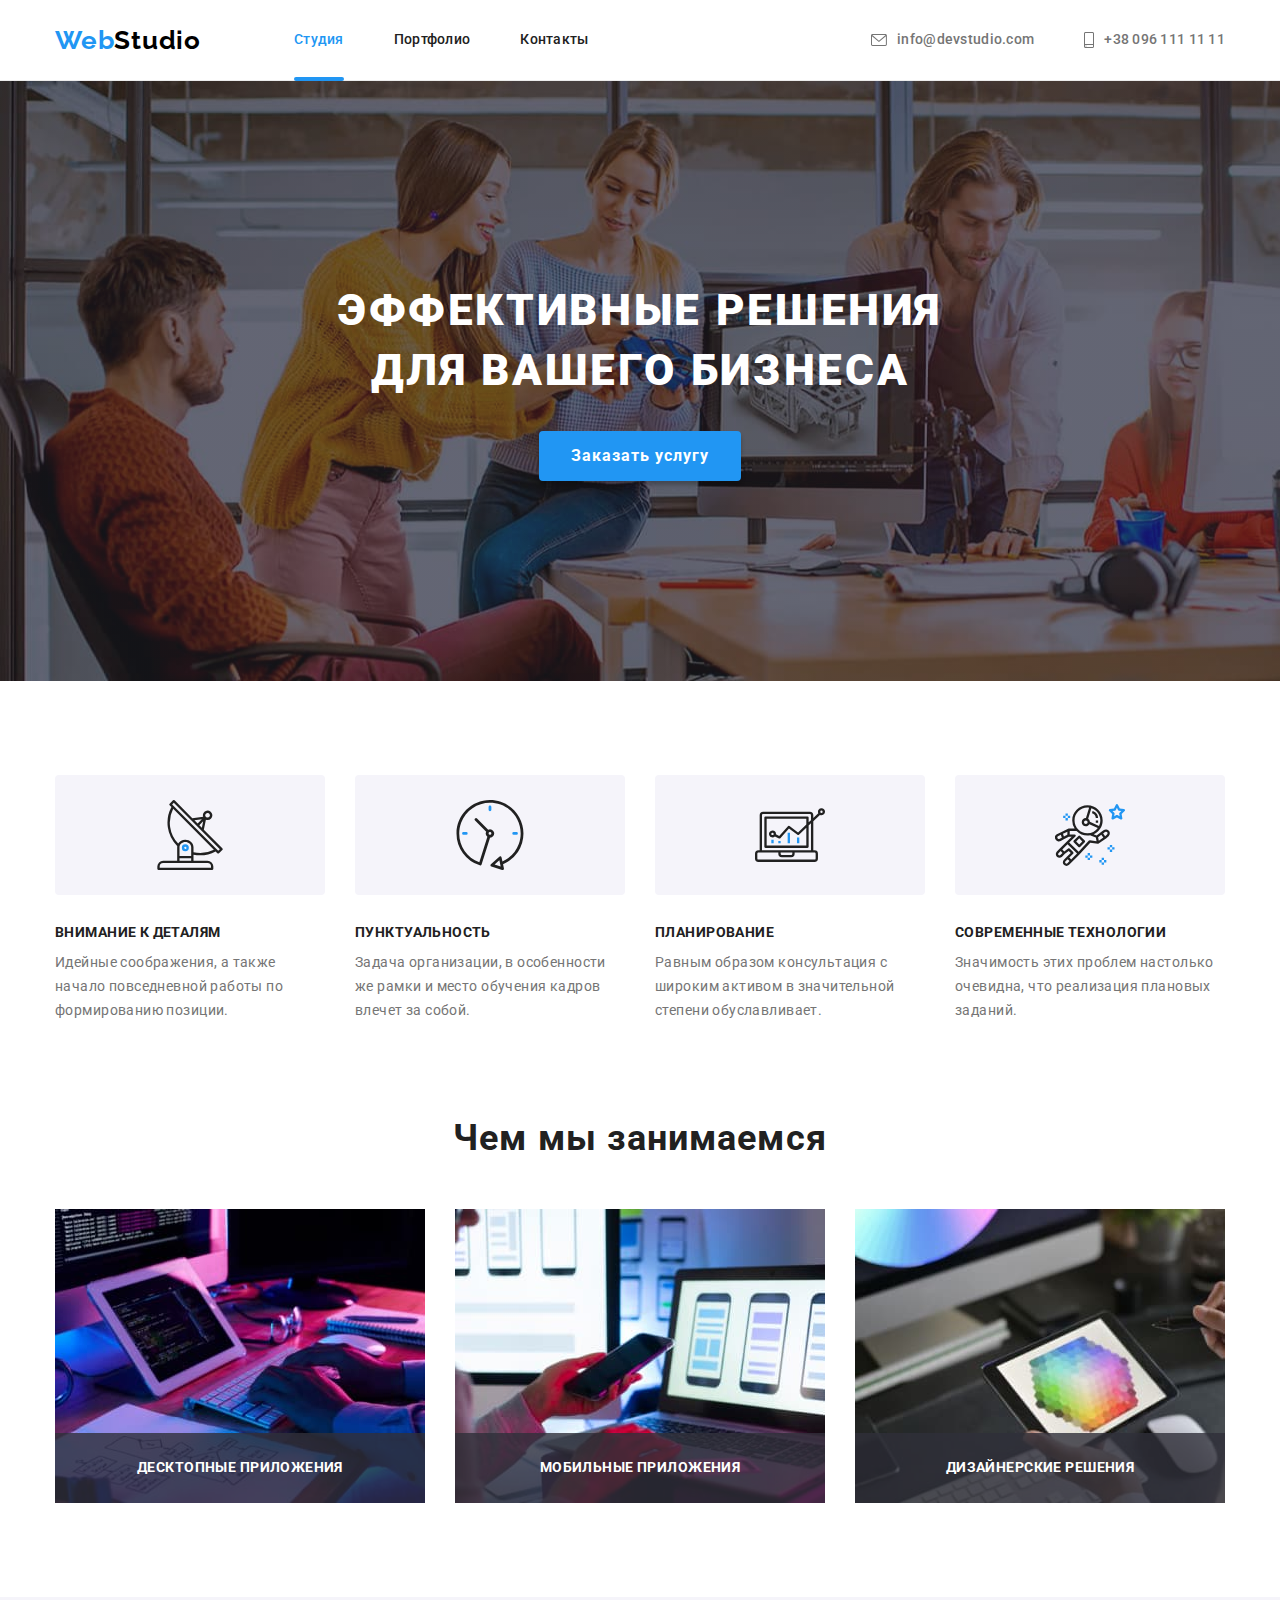
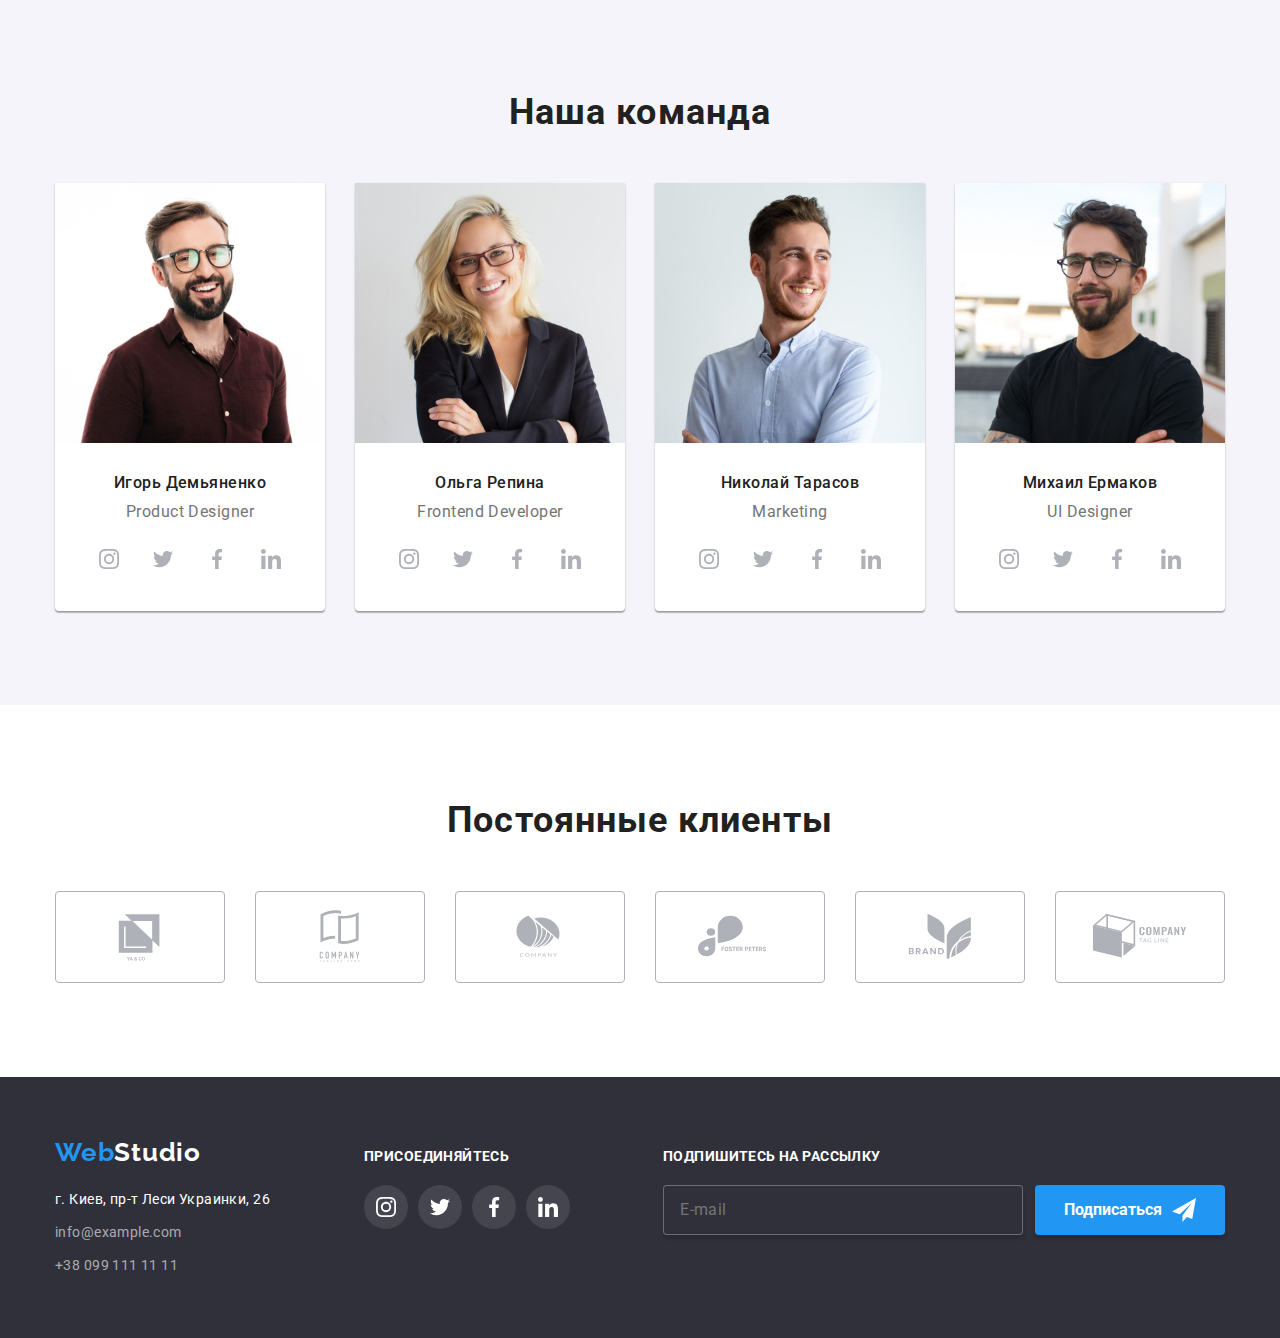
<file: index.html>
<!DOCTYPE html>
<html lang="ru">
  <head>
    <meta charset="UTF-8" />
    <meta http-equiv="X-UA-Compatible" content="IE=edge" />
    <meta name="viewport" content="width=device-width, initial-scale=1.0" />
    <title>Студія</title>
    <link rel="preconnect" href="https://fonts.googleapis.com" />
    <link rel="preconnect" href="https://fonts.gstatic.com" crossorigin />
    <link
      href="https://fonts.googleapis.com/css2?family=Raleway:wght@700&family=Roboto:wght@400;500;700;900&display=swap"
      rel="stylesheet"
    />
    <link
      rel="stylesheet"
      href="https://cdn.jsdelivr.net/npm/modern-normalize@1.1.0/modern-normalize.min.css"
    />
    <link rel="stylesheet" href="./css/reset.css" />
    <link rel="stylesheet" href="./css/styles.css" />
  </head>
  <body>
    <!--HEADER-->
    <header class="page-header">
      <div class="container page-header-container">
        <nav class="page-nav">
          <a class="logo" href="./index.html" lang="en"
            >Web<span class="logo-black">Studio</span></a
          >
          <ul class="menu">
            <li class="menu-item">
              <a class="menu-link current" href="./index.html">Студия</a>
            </li>
            <li class="menu-item">
              <a class="menu-link" href="./portfolio.html">Портфолио</a>
            </li>
            <li class="menu-item"><a class="menu-link" href="">Контакты</a></li>
          </ul>
        </nav>
        <ul class="page-nav">
          <li class="header-contact-item">
            <a class="contact-mail" href="mailto:info@devstudio.com"
              >info@devstudio.com
              <svg class="mail-icon" width="16" height="12">
                <use href="./images/sprite_opt.svg#icon-envelope"></use>
              </svg>
            </a>
          </li>
          <li class="header-contact-item">
            <a class="contact-phone-number" href="tel:+38961111111"
              >+38 096 111 11 11
              <svg class="phone-icon" width="10" height="16">
                <use href="./images/sprite_opt.svg#icon-smartphone"></use>
              </svg>
            </a>
          </li>
        </ul>
      </div>
    </header>
    <main>
      <!--HERO-->
      <section class="page-hero">
        <div class="container">
          <h1 class="main-title">Эффективные решения для вашего бизнеса</h1>
          <button class="modal-btn" type="button" data-modal-open>
            Заказать услугу
          </button>
        </div>
      </section>
      <!--ADVANTAGES-->
      <section class="advantages-section section">
        <div class="container">
          <h2 class="visually-hidden">Наши преимущества</h2>
          <ul class="page-advantages-container">
            <li class="advantages-card">
              <a class="advantages-list-link" href="">
                <svg class="advantages-list-icon" width="70" height="70">
                  <use href="./images/sprite_opt.svg#icon-antenna"></use>
                </svg>
              </a>
              <h3 class="title-advantages">Внимание к деталям</h3>
              <p class="description-advantages">
                Идейные соображения, а также начало повседневной работы по
                формированию позиции.
              </p>
            </li>
            <li class="advantages-card">
              <a class="advantages-list-link" href="">
                <svg class="advantages-list-icon" width="70" height="70">
                  <use href="./images/sprite_opt.svg#icon-clock"></use>
                </svg>
              </a>
              <h3 class="title-advantages">Пунктуальность</h3>
              <p class="description-advantages">
                Задача организации, в особенности же рамки и место обучения
                кадров влечет за собой.
              </p>
            </li>
            <li class="advantages-card">
              <a class="advantages-list-link" href="">
                <svg class="advantages-list-icon" width="70" height="70">
                  <use href="./images/sprite_opt.svg#icon-diagram"></use>
                </svg>
              </a>
              <h3 class="title-advantages">Планирование</h3>
              <p class="description-advantages">
                Равным образом консультация с широким активом в значительной
                степени обуславливает.
              </p>
            </li>
            <li class="advantages-card">
              <a class="advantages-list-link" href="">
                <svg class="advantages-list-icon" width="70" height="70">
                  <use href="./images/sprite_opt.svg#icon-astronaut"></use>
                </svg>
              </a>
              <h3 class="title-advantages">Современные технологии</h3>
              <p class="description-advantages">
                Значимость этих проблем настолько очевидна, что реализация
                плановых заданий.
              </p>
            </li>
          </ul>
        </div>
      </section>
      <!--WORK-->
      <section class="work-section section">
        <div class="container">
          <h2 class="section-title">Чем мы занимаемся</h2>
          <ul class="page-work-container">
            <li class="product-work">
              <img
                src="./images/about/img-type.jpg"
                alt="Разрабатываем"
                width="370"
                height="294"
              />
              <div class="title-product">
                <p class="title-product-work">Десктопные приложения</p>
              </div>
            </li>
            <li class="product-work">
              <img
                src="./images/about/img-phone.jpg"
                alt="Адаптируем"
                width="370"
                height="294"
              />
              <div class="title-product">
                <p class="title-product-work">Мобильные приложения</p>
              </div>
            </li>
            <li class="product-work">
              <img
                src="./images/about/img-color.jpg"
                alt="Подбираем дизайн"
                width="370"
                height="294"
              />
              <div class="title-product">
                <p class="title-product-work">Дизайнерские решения</p>
              </div>
            </li>
          </ul>
        </div>
      </section>
      <!--EMPLOYEES-->
      <section class="employees-section section">
        <div class="container">
          <h2 class="section-title">Наша команда</h2>
          <ul class="page-employees-container">
            <li class="employees-card">
              <img
                src="./images/employees/img-igordemjanenko.jpg"
                alt="Игорь Демьяненко"
                width="270"
                height="260"
              />
              <div class="employees-card-content-wrapper">
                <h3 class="employees-name">Игорь Демьяненко</h3>
                <p class="employees-job" lang="en">Product Designer</p>
                <ul class="employees-social-list list">
                  <li class="social-item">
                    <a href="" class="employees-social-link">
                      <svg class="employees-social-icon" width="20" height="20">
                        <use
                          href="./images/sprite_opt.svg#icon-instagram"
                        ></use>
                      </svg>
                    </a>
                  </li>
                  <li class="social-item">
                    <a href="" class="employees-social-link">
                      <svg class="employees-social-icon" width="20" height="20">
                        <use href="./images/sprite_opt.svg#icon-twitter"></use>
                      </svg>
                    </a>
                  </li>
                  <li class="social-item">
                    <a href="" class="employees-social-link">
                      <svg class="employees-social-icon" width="20" height="20">
                        <use href="./images/sprite_opt.svg#icon-facebook"></use>
                      </svg>
                    </a>
                  </li>
                  <li class="social-item">
                    <a href="" class="employees-social-link">
                      <svg class="employees-social-icon" width="20" height="20">
                        <use href="./images/sprite_opt.svg#icon-linkedin"></use>
                      </svg>
                    </a>
                  </li>
                </ul>
              </div>
            </li>
            <li class="employees-card">
              <img
                src="./images/employees/img-olgarepina.jpg"
                alt="Ольга Репина"
                width="270"
                height="260"
              />
              <div class="employees-card-content-wrapper">
                <h3 class="employees-name">Ольга Репина</h3>
                <p class="employees-job" lang="en">Frontend Developer</p>
                <ul class="employees-social-list list">
                  <li class="social-item">
                    <a href="" class="employees-social-link">
                      <svg class="employees-social-icon" width="20" height="20">
                        <use
                          href="./images/sprite_opt.svg#icon-instagram"
                        ></use>
                      </svg>
                    </a>
                  </li>
                  <li class="social-item">
                    <a href="" class="employees-social-link">
                      <svg class="employees-social-icon" width="20" height="20">
                        <use href="./images/sprite_opt.svg#icon-twitter"></use>
                      </svg>
                    </a>
                  </li>
                  <li class="social-item">
                    <a href="" class="employees-social-link">
                      <svg class="employees-social-icon" width="20" height="20">
                        <use href="./images/sprite_opt.svg#icon-facebook"></use>
                      </svg>
                    </a>
                  </li>
                  <li class="social-item">
                    <a href="" class="employees-social-link">
                      <svg class="employees-social-icon" width="20" height="20">
                        <use href="./images/sprite_opt.svg#icon-linkedin"></use>
                      </svg>
                    </a>
                  </li>
                </ul>
              </div>
            </li>
            <li class="employees-card">
              <img
                src="./images/employees/img-nikolaytarasov.jpg"
                alt="Николай Тарасов"
                width="270"
                height="260"
              />
              <div class="employees-card-content-wrapper">
                <h3 class="employees-name">Николай Тарасов</h3>
                <p class="employees-job" lang="en">Marketing</p>
                <ul class="employees-social-list list">
                  <li class="social-item">
                    <a href="" class="employees-social-link">
                      <svg class="employees-social-icon" width="20" height="20">
                        <use
                          href="./images/sprite_opt.svg#icon-instagram"
                        ></use>
                      </svg>
                    </a>
                  </li>
                  <li class="social-item">
                    <a href="" class="employees-social-link">
                      <svg class="employees-social-icon" width="20" height="20">
                        <use href="./images/sprite_opt.svg#icon-twitter"></use>
                      </svg>
                    </a>
                  </li>
                  <li class="social-item">
                    <a href="" class="employees-social-link">
                      <svg class="employees-social-icon" width="20" height="20">
                        <use href="./images/sprite_opt.svg#icon-facebook"></use>
                      </svg>
                    </a>
                  </li>
                  <li class="social-item">
                    <a href="" class="employees-social-link">
                      <svg class="employees-social-icon" width="20" height="20">
                        <use href="./images/sprite_opt.svg#icon-linkedin"></use>
                      </svg>
                    </a>
                  </li>
                </ul>
              </div>
            </li>
            <li class="employees-card">
              <img
                src="./images/employees/img-mihailermakov.jpg"
                alt="Михаил Ермаков"
                width="270"
                height="260"
              />
              <div class="employees-card-content-wrapper">
                <h3 class="employees-name">Михаил Ермаков</h3>
                <p class="employees-job" lang="en">UI Designer</p>
                <ul class="employees-social-list list">
                  <li class="social-item">
                    <a href="" class="employees-social-link">
                      <svg class="employees-social-icon" width="20" height="20">
                        <use
                          href="./images/sprite_opt.svg#icon-instagram"
                        ></use>
                      </svg>
                    </a>
                  </li>
                  <li class="social-item">
                    <a href="" class="employees-social-link">
                      <svg class="employees-social-icon" width="20" height="20">
                        <use href="./images/sprite_opt.svg#icon-twitter"></use>
                      </svg>
                    </a>
                  </li>
                  <li class="social-item">
                    <a href="" class="employees-social-link">
                      <svg class="employees-social-icon" width="20" height="20">
                        <use href="./images/sprite_opt.svg#icon-facebook"></use>
                      </svg>
                    </a>
                  </li>
                  <li class="social-item">
                    <a href="" class="employees-social-link">
                      <svg class="employees-social-icon" width="20" height="20">
                        <use href="./images/sprite_opt.svg#icon-linkedin"></use>
                      </svg>
                    </a>
                  </li>
                </ul>
              </div>
            </li>
          </ul>
        </div>
      </section>
    </main>
    <!--CLIENTS-->
    <section class="section page-clients">
      <div class="container">
        <h2 class="section-title">Постоянные клиенты</h2>
        <ul class="list-clients">
          <li class="image-client">
            <a class="clients-list-link" href="">
              <svg class="client-icon" width="106" height="60">
                <use href="./images/sprite_opt.svg#icon-client-logo"></use>
              </svg>
            </a>
          </li>
          <li class="image-client">
            <a class="clients-list-link" href="">
              <svg class="client-icon" width="106" height="60">
                <use href="./images/sprite_opt.svg#icon-client-logo-1"></use>
              </svg>
            </a>
          </li>
          <li class="image-client">
            <a class="clients-list-link" href="">
              <svg class="client-icon" width="106" height="60">
                <use href="./images/sprite_opt.svg#icon-client-logo-2"></use>
              </svg>
            </a>
          </li>
          <li class="image-client">
            <a class="clients-list-link" href="">
              <svg class="client-icon" width="106" height="60">
                <use href="./images/sprite_opt.svg#icon-client-logo-3"></use>
              </svg>
            </a>
          </li>
          <li class="image-client">
            <a class="clients-list-link" href="">
              <svg class="client-icon" width="106" height="60">
                <use href="./images/sprite_opt.svg#icon-client-logo-4"></use>
              </svg>
            </a>
          </li>
          <li class="image-client">
            <a class="clients-list-link" href="">
              <svg class="client-icon" width="106" height="60">
                <use href="./images/sprite_opt.svg#icon-client-logo-5"></use>
              </svg>
            </a>
          </li>
        </ul>
      </div>
    </section>
    <!--FOOTER-->
    <footer class="background-footer">
      <div class="container footer-wrap">
        <div class="address-footer-wrap">
          <a class="logo-footer logo" href="./index.html" lang="en"
            >Web<span class="logo-white">Studio</span></a
          >
          <address>
            <ul>
              <li>
                <a
                  class="location"
                  href="https://goo.gl/maps/pXE2QNJU4stwtCro8"
                  target="_blank"
                  rel="noopener noreferrer"
                  >г. Киев, пр-т Леси Украинки, 26</a
                >
              </li>
              <li>
                <a class="contact-mail-footer" href="mailto:info@example.com"
                  >info@example.com</a
                >
              </li>
              <li>
                <a class="contact-phone-number-footer" href="tel:+380991111111"
                  >+38 099 111 11 11</a
                >
              </li>
            </ul>
          </address>
        </div>
        <div>
          <p class="join">присоединяйтесь</p>
          <ul class="join-social-list list">
            <li class="social-item">
              <a href="" class="social-link-footer">
                <svg class="social-icon-footer" width="20" height="20">
                  <use href="./images/sprite_opt.svg#icon-instagram"></use>
                </svg>
              </a>
            </li>
            <li class="social-item">
              <a href="" class="social-link-footer">
                <svg class="social-icon-footer" width="20" height="20">
                  <use href="./images/sprite_opt.svg#icon-twitter"></use>
                </svg>
              </a>
            </li>
            <li class="social-item">
              <a href="" class="social-link-footer">
                <svg class="social-icon-footer" width="20" height="20">
                  <use href="./images/sprite_opt.svg#icon-facebook"></use>
                </svg>
              </a>
            </li>
            <li class="social-item">
              <a href="" class="social-link-footer">
                <svg class="social-icon-footer" width="20" height="20">
                  <use href="./images/sprite_opt.svg#icon-linkedin"></use>
                </svg>
              </a>
            </li>
          </ul>
        </div>
        <form class="sign-modal-form">
          <label class="sign-mail-content">
            <span class="sign-mail">Подпишитесь на рассылку</span>
            <input
              type="email"
              class="sign-mail-form"
              placeholder="E-mail"
              name="sign_user_mail"
              required
            />
          </label>
          <button type="submit" class="sign-form-button">
            Подписаться
            <svg class="submit-mail-icon" width="24" height="24">
              <use href="./images/sprite_opt.svg#icon-sign_mail"></use>
            </svg>
          </button>
        </form>
      </div>
    </footer>
    <!--MODAL WINDOW-->
    <div class="backdrop is-hidden" data-modal>
      <div class="modal">
        <button type="button" class="modal-close-btn" data-modal-close>
          <svg class="modal-close-btn-icon" width="18" height="18">
            <use href="./images/sprite_opt.svg#icon-close-modal"></use>
          </svg>
        </button>
        <form class="modal-form">
          <p class="modal-form-title">
            Оставьте свои данные, мы вам перезвоним
          </p>
          <label class="modal-form-field">
            <span class="modal-form-input-descr">Имя</span>
            <span class="modal-form-input-wrapper">
              <input
                type="text"
                name="user_name"
                class="modal-form-input"
                required
                pattern="^[a-zA-Zа-яА-Я]+$"
                minlength="2"
              />
              <svg class="modal-form-input-icon" width="18" height="18">
                <use href="./images/sprite_opt.svg#icon-input-person"></use>
              </svg>
            </span>
          </label>
          <label class="modal-form-field">
            <span class="modal-form-input-descr">Телефон</span>
            <span class="modal-form-input-wrapper">
              <input
                type="tel"
                name="user_phone"
                class="modal-form-input"
                required
                pattern="[0-9]{3}-[0-9]{3}-[0-9]{2}-[0-9]{2}"
                title="xxx-xxx-xx-xx"
              />
              <svg class="modal-form-input-icon" width="18" height="18">
                <use href="./images/sprite_opt.svg#icon-input-phone"></use>
              </svg>
            </span>
          </label>
          <label class="modal-form-field">
            <span class="modal-form-input-descr">Почта</span>
            <span class="modal-form-input-wrapper">
              <input
                type="email"
                name="user_email"
                class="modal-form-input"
                required
                pattern="^[a-z0-9._%+-]+@[a-z0-9.-]+\.[a-z]{2,4}$"
              />
              <svg class="modal-form-input-icon" width="18" height="18">
                <use href="./images/sprite_opt.svg#icon-input-email"></use>
              </svg>
            </span>
          </label>
          <label class="modal-form-field">
            <span class="modal-form-input-descr">Комментарий</span>
            <textarea
              name="user_message"
              class="modal-form-message"
              placeholder="Введите текст"
            ></textarea>
          </label>
          <input
            id="user-policy"
            type="checkbox"
            name="user-policy"
            class="modal-form-check visually-hidden"
          />
          <label for="user-policy" class="modal-form-check-descr"
            >Соглашаюсь с рассылкой и принимаю&nbsp;<a
              href=""
              class="modal-form-check-descr-blue"
              >Условия договора
            </a>
          </label>
          <button type="submit" class="modal-form-submit">Отправить</button>
        </form>
      </div>
    </div>
    <script src="./js/modal.js"></script>
  </body>
</html>
</file>
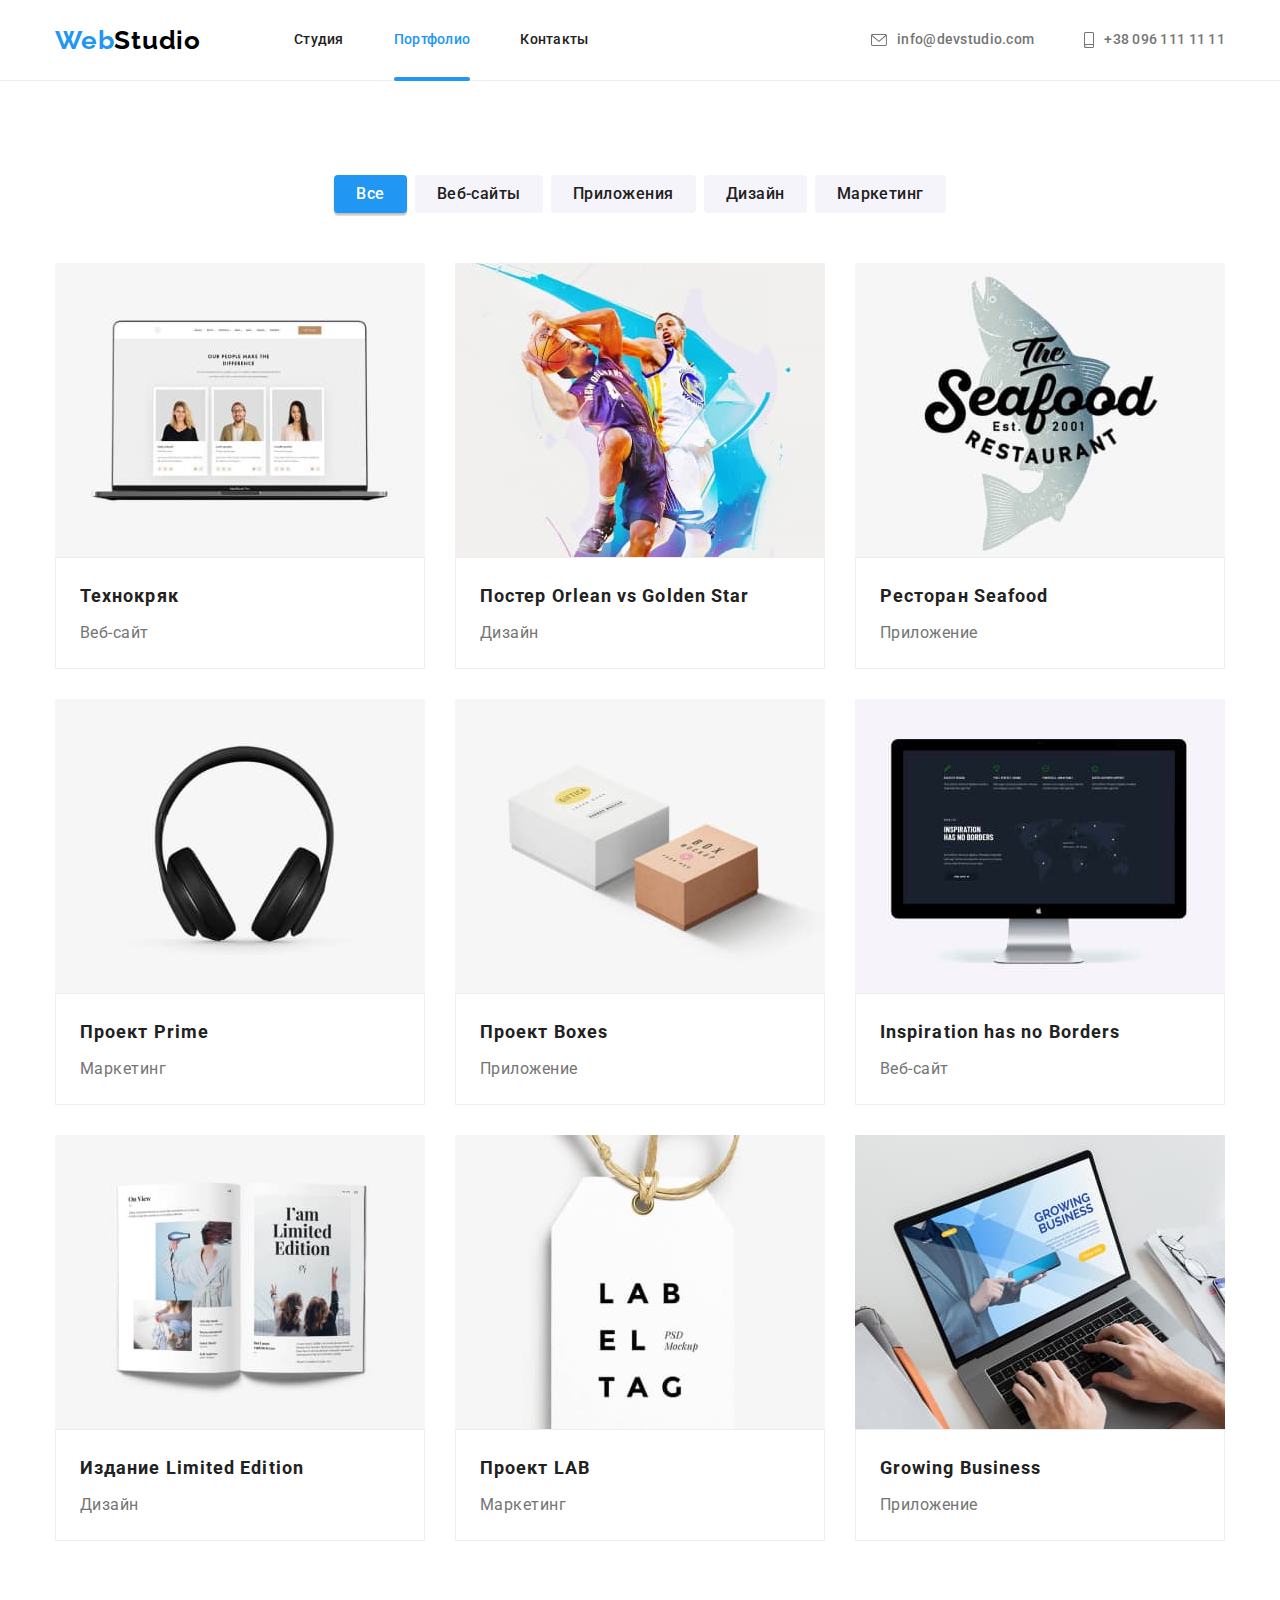
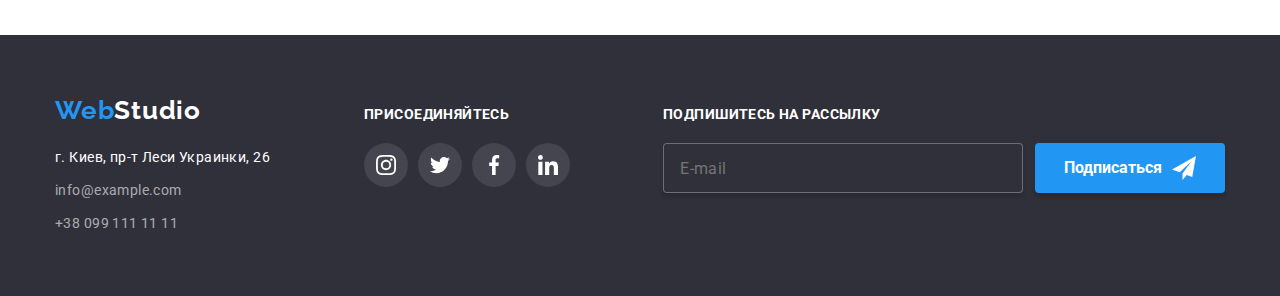
<file: portfolio.html>
<!DOCTYPE html>
<html lang="ru">
  <head>
    <meta charset="UTF-8" />
    <meta http-equiv="X-UA-Compatible" content="IE=edge" />
    <meta name="viewport" content="width=device-width, initial-scale=1.0" />
    <title>Портфоліо</title>
    <link rel="preconnect" href="https://fonts.googleapis.com" />
    <link rel="preconnect" href="https://fonts.gstatic.com" crossorigin />
    <link
      href="https://fonts.googleapis.com/css2?family=Raleway:wght@700&family=Roboto:wght@400;500;700;900&display=swap"
      rel="stylesheet"
    />
    <link
      rel="stylesheet"
      href="https://cdn.jsdelivr.net/npm/modern-normalize@1.1.0/modern-normalize.min.css"
    />
    <link rel="stylesheet" href="./css/reset.css" />
    <link rel="stylesheet" href="./css/styles.css" />
  </head>
  <body>
    <!--HEADER-->
    <header class="page-header">
      <div class="container page-header-container">
        <nav class="page-nav">
          <a class="logo" href="./index.html" lang="en"
            >Web<span class="logo-black">Studio</span></a
          >
          <ul class="menu list">
            <li class="menu-item">
              <a class="menu-link" href="./index.html">Студия</a>
            </li>
            <li class="menu-item">
              <a class="menu-link current" href="./portfolio.html">Портфолио</a>
            </li>
            <li class="menu-item"><a class="menu-link" href="">Контакты</a></li>
          </ul>
        </nav>
        <ul class="page-nav">
          <li class="header-contact-item">
            <a class="contact-mail" href="mailto:info@devstudio.com"
              >info@devstudio.com
              <svg class="mail-icon" width="16" height="12">
                <use href="./images/sprite_opt.svg#icon-envelope"></use>
              </svg>
            </a>
          </li>
          <li class="header-contact-item">
            <a class="contact-phone-number" href="tel:+38961111111"
              >+38 096 111 11 11
              <svg class="phone-icon" width="10" height="16">
                <use href="./images/sprite_opt.svg#icon-smartphone"></use>
              </svg>
            </a>
          </li>
        </ul>
      </div>
    </header>
    <main>
      <!--HERO-->
      <section class="section">
        <div class="container">
          <h1 class="visually-hidden">Страница Портфолио</h1>
          <ul class="page-button-container">
            <li>
              <button class="modal-btn-portfolio button-current" type="button">
                Все
              </button>
            </li>
            <li>
              <button class="modal-btn-portfolio" type="button">
                Веб-сайты
              </button>
            </li>
            <li>
              <button class="modal-btn-portfolio" type="button">
                Приложения
              </button>
            </li>
            <li>
              <button class="modal-btn-portfolio" type="button">Дизайн</button>
            </li>
            <li>
              <button class="modal-btn-portfolio" type="button">
                Маркетинг
              </button>
            </li>
          </ul>
          <!--PROJECTS-->
          <h2 class="visually-hidden">Наши проекты</h2>
          <ul class="projects-foto projects-container">
            <li class="projects-card menu-projects-hover">
              <a class="menu-projects-description" href="">
                <div class="overlay-portfolio">
                  <img
                    src="./images/portfolio-projects/tehnokryak.jpg"
                    alt="Веб-сайт"
                    width="370"
                    height="294"
                  />
                  <p class="overlay-portfolio-content">
                    Ресурс предлагает комплексные предложения с разным уровнем
                    функционала и сервисов. Все это позволит посетителю получить
                    исчерпывающие сведения о компании или частном лице.
                  </p>
                </div>
                <div class="project-card-content-wrapper">
                  <h2 class="img-project">Технокряк</h2>
                  <p class="description-project">Веб-сайт</p>
                </div>
              </a>
            </li>
            <li class="projects-card menu-projects-hover">
              <a class="menu-projects-description" href="">
                <div class="overlay-portfolio">
                  <img
                    src="./images/portfolio-projects/poster-basket.jpg"
                    alt="Постер баскетбол"
                    width="370"
                    height="294"
                  />
                  <p class="overlay-portfolio-content">
                    Ресурс предлагает комплексные предложения с разным уровнем
                    функционала и сервисов. Все это позволит посетителю получить
                    исчерпывающие сведения о компании или частном лице.
                  </p>
                </div>
                <div class="project-card-content-wrapper">
                  <h2 class="img-project">
                    Постер<span lang="en"> Orlean vs Golden Star</span>
                  </h2>
                  <p class="description-project">Дизайн</p>
                </div>
              </a>
            </li>
            <li class="projects-card menu-projects-hover">
              <a class="menu-projects-description" href="">
                <div class="overlay-portfolio">
                  <img
                    src="./images/portfolio-projects/restorant-seafood.jpg"
                    alt="Ресторан"
                    width="370"
                    height="294"
                  />
                  <p class="overlay-portfolio-content">
                    Ресурс предлагает комплексные предложения с разным уровнем
                    функционала и сервисов. Все это позволит посетителю получить
                    исчерпывающие сведения о компании или частном лице.
                  </p>
                </div>
                <div class="project-card-content-wrapper">
                  <h2 class="img-project">
                    Ресторан<span lang="en"> Seafood</span>
                  </h2>
                  <p class="description-project">Приложение</p>
                </div>
              </a>
            </li>
            <li class="projects-card menu-projects-hover">
              <a class="menu-projects-description" href="">
                <div class="overlay-portfolio">
                  <img
                    src="./images/portfolio-projects/project-prime.jpg"
                    alt="Проект Prime"
                    width="370"
                    height="294"
                  />
                  <p class="overlay-portfolio-content">
                    Ресурс предлагает комплексные предложения с разным уровнем
                    функционала и сервисов. Все это позволит посетителю получить
                    исчерпывающие сведения о компании или частном лице.
                  </p>
                </div>
                <div class="project-card-content-wrapper">
                  <h2 class="img-project">
                    Проект<span lang="en"> Prime</span>
                  </h2>
                  <p class="description-project">Маркетинг</p>
                </div>
              </a>
            </li>
            <li class="projects-card menu-projects-hover">
              <a class="menu-projects-description" href="">
                <div class="overlay-portfolio">
                  <img
                    src="./images/portfolio-projects/project-boxes.jpg"
                    alt="Проект Boxes"
                    width="370"
                    height="294"
                  />
                  <p class="overlay-portfolio-content">
                    Ресурс предлагает комплексные предложения с разным уровнем
                    функционала и сервисов. Все это позволит посетителю получить
                    исчерпывающие сведения о компании или частном лице.
                  </p>
                </div>
                <div class="project-card-content-wrapper">
                  <h2 class="img-project">
                    Проект<span lang="en"> Boxes</span>
                  </h2>
                  <p class="description-project">Приложение</p>
                </div>
              </a>
            </li>
            <li class="projects-card menu-projects-hover">
              <a class="menu-projects-description" href="">
                <div class="overlay-portfolio">
                  <img
                    src="./images/portfolio-projects/inspiration.jpg"
                    alt="Веб-сайт"
                    width="370"
                    height="294"
                  />
                  <p class="overlay-portfolio-content">
                    Ресурс предлагает комплексные предложения с разным уровнем
                    функционала и сервисов. Все это позволит посетителю получить
                    исчерпывающие сведения о компании или частном лице.
                  </p>
                </div>
                <div class="project-card-content-wrapper">
                  <h2 class="img-project">
                    <span lang="en">Inspiration has no Borders</span>
                  </h2>
                  <p class="description-project">Веб-сайт</p>
                </div>
              </a>
            </li>
            <li class="projects-card menu-projects-hover">
              <a class="menu-projects-description" href="">
                <div class="overlay-portfolio">
                  <img
                    src="./images/portfolio-projects/limited-edition.jpg"
                    alt="Издание LE"
                    width="370"
                    height="294"
                  />
                  <p class="overlay-portfolio-content">
                    Ресурс предлагает комплексные предложения с разным уровнем
                    функционала и сервисов. Все это позволит посетителю получить
                    исчерпывающие сведения о компании или частном лице.
                  </p>
                </div>
                <div class="project-card-content-wrapper">
                  <h2 class="img-project">
                    Издание <span lang="en">Limited Edition</span>
                  </h2>
                  <p class="description-project">Дизайн</p>
                </div>
              </a>
            </li>
            <li class="projects-card menu-projects-hover">
              <a class="menu-projects-description" href="">
                <div class="overlay-portfolio">
                  <img
                    src="./images/portfolio-projects/project-lab.jpg"
                    alt="Проект LAB"
                    width="370"
                    height="294"
                  />
                  <p class="overlay-portfolio-content">
                    Ресурс предлагает комплексные предложения с разным уровнем
                    функционала и сервисов. Все это позволит посетителю получить
                    исчерпывающие сведения о компании или частном лице.
                  </p>
                </div>
                <div class="project-card-content-wrapper">
                  <h2 class="img-project">Проект<span lang="en"> LAB</span></h2>
                  <p class="description-project">Маркетинг</p>
                </div>
              </a>
            </li>
            <li class="projects-card menu-projects-hover">
              <a class="menu-projects-description" href="">
                <div class="overlay-portfolio">
                  <img
                    src="./images/portfolio-projects/growing-business.jpg"
                    alt="Приложение"
                    width="370"
                    height="294"
                  />
                  <p class="overlay-portfolio-content">
                    Ресурс предлагает комплексные предложения с разным уровнем
                    функционала и сервисов. Все это позволит посетителю получить
                    исчерпывающие сведения о компании или частном лице.
                  </p>
                </div>
                <div class="project-card-content-wrapper">
                  <h2 class="img-project">
                    <span lang="en">Growing Business</span>
                  </h2>
                  <p class="description-project">Приложение</p>
                </div>
              </a>
            </li>
          </ul>
        </div>
      </section>
    </main>
    <!--FOOTER-->
    <footer class="background-footer">
      <div class="container footer-wrap">
        <div class="address-footer-wrap">
          <a class="logo-footer logo" href="./index.html" lang="en"
            >Web<span class="logo-white">Studio</span></a
          >
          <address>
            <ul>
              <li>
                <a
                  class="location"
                  href="https://goo.gl/maps/pXE2QNJU4stwtCro8"
                  target="_blank"
                  rel="noopener noreferrer"
                  >г. Киев, пр-т Леси Украинки, 26</a
                >
              </li>
              <li>
                <a class="contact-mail-footer" href="mailto:info@example.com"
                  >info@example.com</a
                >
              </li>
              <li>
                <a class="contact-phone-number-footer" href="tel:+380991111111"
                  >+38 099 111 11 11</a
                >
              </li>
            </ul>
          </address>
        </div>
        <div>
          <p class="join">присоединяйтесь</p>
          <ul class="join-social-list list">
            <li class="social-item">
              <a href="" class="social-link-footer">
                <svg class="social-icon-footer" width="20" height="20">
                  <use href="./images/sprite_opt.svg#icon-instagram"></use>
                </svg>
              </a>
            </li>
            <li class="social-item">
              <a href="" class="social-link-footer">
                <svg class="social-icon-footer" width="20" height="20">
                  <use href="./images/sprite_opt.svg#icon-twitter"></use>
                </svg>
              </a>
            </li>
            <li class="social-item">
              <a href="" class="social-link-footer">
                <svg class="social-icon-footer" width="20" height="20">
                  <use href="./images/sprite_opt.svg#icon-facebook"></use>
                </svg>
              </a>
            </li>
            <li class="social-item">
              <a href="" class="social-link-footer">
                <svg class="social-icon-footer" width="20" height="20">
                  <use href="./images/sprite_opt.svg#icon-linkedin"></use>
                </svg>
              </a>
            </li>
          </ul>
        </div>
        <form class="sign-modal-form">
          <label class="sign-mail-content">
            <span class="sign-mail">Подпишитесь на рассылку</span>
            <input
              type="email"
              class="sign-mail-form"
              placeholder="E-mail"
              name="sign_user_mail"
              required
            />
          </label>
          <button type="submit" class="sign-form-button">
            Подписаться
            <svg class="submit-mail-icon" width="24" height="24">
              <use href="./images/sprite_opt.svg#icon-sign_mail"></use>
            </svg>
          </button>
        </form>
      </div>
    </footer>
  </body>
</html>
</file>
<file: css/styles.css>
:root {
  --primary-font: "Roboto", sans-serif;
  --secondary-font: "Raleway", sans-serif;
  --primary-text-color-theme-light: #212121;
  --secondary-text-color-theme-light: #757575;
  --primary-text-color-theme-dark: #ffffff;
  --secondary-text-color-theme-dark: #ffffff99;
  --accent-color: #2196f3;
  --modal-btn-color-main: #188ce8;
  --modal-btn-color-portfolio: #f5f4fa;
  --section-background-color: #e5e5e5;
  --section-background-dark-color: #f5f4fa;
  --icon-color: #afb1b8;
  --transition-dur-and-func: 250ms cubic-bezier(0.4, 0, 0.2, 1);
}
body {
  font-family: var(--primary-font);
  font-size: 14px;
  color: var(--primary-text-color-theme-light);
}
h1,
h2,
h3,
h4,
p {
  margin-top: 0;
  margin-bottom: 0;
}
ul,
ol {
  margin-top: 0;
  margin-bottom: 0;
  padding-left: 0;
}
img {
  display: block;
}
address {
  font-style: normal;
}
button {
  cursor: pointer;
}
/*============COMPONENTS============*/
.container {
  width: 1200px;
  padding: 0 15px;
  margin: 0 auto;
}
.section {
  padding-top: 94px;
  padding-bottom: 94px;
}
.section-title {
  font-weight: 700;
  font-size: 36px;
  line-height: 1.17;
  text-align: center;
  letter-spacing: 0.03em;
  color: var(--primary-text-color-theme-light);
  margin-bottom: 50px;
}
/*============/COMPONENTS============*/
/*===============HEADER==============*/

.page-header {
  color: var(--primary-text-color-theme-dark);
  border-bottom: 1px solid #ececec;
}
.page-header-container {
  display: flex;
  align-items: center;
  justify-content: space-between;
}
.page-nav {
  display: flex;
  align-items: center;
}
.logo {
  font-family: var(--secondary-font);
  font-weight: 700;
  font-size: 26px;
  line-height: 1.19;
  letter-spacing: 0.03em;
  color: var(--accent-color);
  margin-right: 93px;
}
.logo-black {
  color: #000000;
}
.menu {
  display: flex;
  align-items: center;
}
.menu-item:not(:last-child) {
  margin-right: 50px;
}
.menu-link {
  font-family: var(--primary-font);
  font-weight: 500;
  line-height: 1.14;
  letter-spacing: 0.02em;
  color: var(--primary-text-color-theme-light);
  padding: 32px 0;
  display: block;
  position: relative;
  transition: color var(--transition-dur-and-func);
}
.menu-link.current::after {
  display: block;
  content: "";
  width: 100%;
  height: 4px;
  border-radius: 2px;
  background-color: var(--accent-color);
  position: absolute;
  left: 0;
  bottom: 0;
  margin-bottom: -1px;
  transition: background-color var(--transition-dur-and-func);
}
.menu-link:hover,
.menu-link:focus {
  color: var(--accent-color);
}
.header-contact-item {
  display: flex;
  justify-content: center;
  align-items: center;
}
.contact-mail {
  font-weight: 500;
  font-size: 14px;
  line-height: 1.14;
  letter-spacing: 0.02em;
  color: var(--secondary-text-color-theme-light);
  margin-right: 50px;
  padding: 32px 0;
  display: flex;
  justify-content: center;
  transition: color var(--transition-dur-and-func);
}
.mail-icon,
.phone-icon {
  align-self: center;
  fill: currentColor;
  margin-right: 10px;
  order: -1;
}
.contact-phone-number {
  font-weight: 500;
  font-size: 14px;
  line-height: 1.14;
  letter-spacing: 0.02em;
  color: var(--secondary-text-color-theme-light);
  padding: 32px 0;
  display: flex;
  justify-content: center;
  transition: color var(--transition-dur-and-func);
}
.contact-phone-number:hover,
.contact-phone-number:focus {
  color: var(--accent-color);
}
.contact-mail:hover,
.contact-mail:focus {
  color: var(--accent-color);
}
.current {
  color: var(--accent-color);
}
/*===============/HEADER==============*/
/*===============HERO==============*/
.page-hero {
  background-image: linear-gradient(
      rgba(47, 48, 58, 0.4),
      rgba(47, 48, 58, 0.4)
    ),
    url("../images/hero/bg.jpg");
  background-color: #c4c4c4;
  max-width: 1600px;
  margin: 0 auto;
  padding: 200px 0;
}
.page-section {
  max-width: 1600px;
  margin: 0 auto;
  padding: 200px 0;
}
.main-title {
  font-weight: 900;
  font-size: 44px;
  max-width: 650px;
  margin: 0 auto;
  margin-bottom: 30px;
  line-height: 1.36;
  text-align: center;
  letter-spacing: 0.06em;
  text-transform: uppercase;
  color: var(--primary-text-color-theme-dark);
}
.modal-btn {
  min-width: 200px;
  font-family: inherit;
  font-weight: 700;
  font-size: 16px;
  line-height: 1.88;
  display: flex;
  align-items: center;
  text-align: center;
  letter-spacing: 0.06em;
  color: var(--primary-text-color-theme-dark);
  background-color: var(--accent-color);
  box-shadow: 0px 4px 4px rgba(0, 0, 0, 0.25);
  border-radius: 4px;
  border: none;
  padding: 10px 32px;
  display: block;
  margin: 0 auto;
}
.modal-btn:hover,
.modal-btn:focus {
  background-color: var(--modal-btn-color-main);
  color: var(--primary-text-color-theme-dark);
}
.modal-btn-portfolio {
  font-family: inherit;
  font-weight: 500;
  font-size: 16px;
  line-height: 1.63;
  text-align: center;
  letter-spacing: 0.03em;
  color: var(--primary-text-color-theme-light);
  background: var(--modal-btn-color-portfolio);
  border-radius: 4px;
  border: none;
  padding: 6px 22px;
  display: block;
  margin: 0 auto;
  transition: background-color var(--transition-dur-and-func),
    color var(--transition-dur-and-func);
}
.modal-btn-portfolio:hover,
.modal-btn-portfolio:focus,
.button-current {
  background-color: var(--accent-color);
  color: var(--primary-text-color-theme-dark);
  box-shadow: 0px 3px 1px rgba(0, 0, 0, 0.1), 0px 1px 2px rgba(0, 0, 0, 0.08),
    0px 2px 2px rgba(0, 0, 0, 0.12);
}
/*===============/HERO==============*/
/*===============ADVANTAGES==============*/
.advantages-section {
  padding-bottom: 0;
}
.page-advantages-container {
  display: flex;
  flex-wrap: wrap;
  gap: 30px;
}
.advantages-card {
  flex-basis: calc((100% - 90px) / 4);
  display: flex;
  flex-direction: column;
}
.advantages-list-link {
  display: flex;
  justify-content: center;
  align-items: center;
  width: 270px;
  height: 120px;
  border-radius: 4px;
  background-color: var(--section-background-dark-color);
  margin-bottom: 30px;
}
.advantages-list-icon {
  justify-content: center;
  align-items: center;
}
.visually-hidden {
  position: absolute;
  width: 1px;
  height: 1px;
  padding: 0;
  margin: -1px;
  overflow: hidden;
  clip: rect(0, 0, 0, 0);
  white-space: nowrap;
  border: 0;
}
.title-advantages {
  font-weight: 700;
  font-size: 14px;
  line-height: 1.14;
  letter-spacing: 0.03em;
  text-transform: uppercase;
  color: var(--primary-text-color-theme-light);
  margin-bottom: 10px;
}
.description-advantages {
  font-weight: 400;
  font-size: 14px;
  line-height: 1.71;
  letter-spacing: 0.03em;
  color: var(--secondary-text-color-theme-light);
}
/*===============/ADVANTAGES==============*/
/*===============WORK==============*/
.work-section {
  color: var(--section-background-color);
}
.page-work-container {
  display: flex;
  flex-wrap: wrap;
  gap: 30px;
}
.product-work {
  position: relative;
}
.title-product {
  display: flex;
  position: absolute;
  bottom: 0;
  left: 0;
  width: 100%;
  height: 70px;
  padding-top: 27px;
  padding-bottom: 27px;
  align-items: center;
  justify-content: center;
  background-color: rgba(48, 47, 58, 0.8);
}
.title-product-work {
  color: var(--primary-text-color-theme-dark);
  font-weight: 700;
  font-size: 14px;
  line-height: 1.14;
  letter-spacing: 0.03em;
  text-transform: uppercase;
}
/*===============/WORK==============*/
/*===============EMPLOYEES==============*/
.employees-section {
  background-color: var(--section-background-dark-color);
}
.page-employees-container {
  display: flex;
  align-items: center;
  gap: 30px;
}
.employees-name {
  font-weight: 500;
  font-size: 16px;
  line-height: 1.19;
  text-align: center;
  letter-spacing: 0.03em;
  color: var(--primary-text-color-theme-light);
}
.employees-job {
  font-weight: 400;
  font-size: 16px;
  line-height: 1.19;
  text-align: center;
  letter-spacing: 0.03em;
  color: var(--secondary-text-color-theme-light);
  margin-top: 10px;
  margin-bottom: 16px;
}
.employees-card {
  flex-basis: calc((100% - 90px) / 4);
  box-shadow: 0px 1px 3px rgba(0, 0, 0, 0.12), 0px 1px 1px rgba(0, 0, 0, 0.14),
    0px 2px 1px rgba(0, 0, 0, 0.2);
  border-radius: 0px 0px 4px 4px;
  background-color: var(--primary-text-color-theme-dark);
}
.employees-card-content-wrapper {
  padding: 30px;
}
.employees-social-list {
  display: flex;
  justify-content: center;
  gap: 10px;
}
.employees-social-link {
  background-color: var(--primary-text-color-theme-dark);
  width: 44px;
  height: 44px;
  border-radius: 50%;
  display: flex;
  justify-content: center;
  align-items: center;
  transition: background-color var(--transition-dur-and-func),
    fill var(--transition-dur-and-func);
}
.employees-social-link:hover,
.employees-social-link:focus {
  background-color: var(--accent-color);
}
.employees-social-link:hover .employees-social-icon,
.employees-social-link:focus .employees-social-icon {
  fill: var(--primary-text-color-theme-dark);
}
.employees-social-icon {
  fill: var(--icon-color);
}
/*===============/EMPLOYEES==============*/
/*==================CLIENTS==================*/
/* .page-clients {
} */
.list-clients {
  display: flex;
  flex-wrap: wrap;
  gap: 30px;
}
.image-client {
  flex-basis: calc((100% - 150px) / 6);
}
.clients-list-link {
  display: flex;
  justify-content: center;
  align-items: center;
  width: 170px;
  height: 92px;
  border: 1px solid var(--icon-color);
  border-radius: 4px;
  color: var(--icon-color);
  transition: color var(--transition-dur-and-func),
    fill var(--transition-dur-and-func),
    border-color var(--transition-dur-and-func);
}
.clients-list-link:hover,
.clients-list-link:focus {
  color: var(--accent-color);
  border: 1px solid var(--accent-color);
  border-color: var(--accent-color);
}
.client-icon {
  fill: currentColor;
}
/*=================/CLIENTS==================*/

/*===============FOOTER==============*/
.background-footer {
  background: #2f303a;
  padding-top: 60px;
  padding-bottom: 60px;
  /* display: flex;
  align-items: center; */
}
.footer-wrap {
  display: flex;
  align-items: baseline;
}
.address-footer-wrap {
  margin-right: 70px;
}
.logo-footer {
  display: block;
  padding-bottom: 20px;
}
.logo-white {
  color: var(--primary-text-color-theme-dark);
}
.location,
.contact-mail-footer,
.contact-phone-number-footer {
  font-weight: 400;
  font-size: 14px;
  line-height: 1.71;
  letter-spacing: 0.03em;
  color: var(--primary-text-color-theme-dark);
}
.contact-mail-footer,
.contact-phone-number-footer {
  color: rgba(255, 255, 255, 0.6);
}
address {
  font-style: normal;
}
.location,
.contact-mail-footer {
  display: block;
  margin-bottom: 9px;
}
.join {
  margin-bottom: 20px;
  font-family: var(--primary-font);
  font-weight: 700;
  font-size: 14px;
  line-height: 1.14;
  letter-spacing: 0.03em;
  text-transform: uppercase;
  color: var(--primary-text-color-theme-dark);
}
.sign-modal-form {
  display: flex;
  align-items: flex-end;
  gap: 12px;
  padding-left: 93px;
}
.sign-mail-content {
  display: flex;
  flex-direction: column;
}
.sign-mail {
  margin-bottom: 20px;
  font-family: inherit;
  font-style: normal;
  font-weight: 700;
  font-size: 14px;
  line-height: 1.14;
  letter-spacing: 0.03em;
  text-transform: uppercase;
  color: var(--primary-text-color-theme-dark);
}
.sign-mail-form {
  width: 360px;
  height: 50px;
  padding-left: 16px;
  font-style: normal;
  font-weight: 400;
  font-size: 16px;
  line-height: 1.25;
  letter-spacing: 0.03em;
  color: var(--modal-btn-color-portfolio);
  background-color: #2f303a;
  border: 1px solid rgba(255, 255, 255, 0.3);
  box-shadow: 0px 4px 4px rgb(0 0 0 / 15%);
  border-radius: 4px;
  transition: border-color var(--transition-dur-and-func);
}
.sign-mail-form:focus {
  border-color: var(--accent-color);
  outline: none;
}
.sign-form-button {
  padding: 10px 29px;
  max-width: 200px;
  display: flex;
  align-items: center;
  gap: 10px;
  cursor: pointer;
  border: none;
  background-color: var(--accent-color);
  box-shadow: 0px 4px 4px rgb(0 0 0 / 15%);
  border-radius: 4px;
  font-weight: 700;
  font-size: 16px;
  line-height: 1.875;
  color: var(--primary-text-color-theme-dark);
  transition: background-color var(--transition-dur-and-func);
}
.submit-mail-icon {
  margin-left: 0px;
}
.join-social-list {
  display: flex;
  justify-content: center;
  gap: 10px;
}
.social-link-footer {
  background-color: rgba(255, 255, 255, 0.1);
  width: 44px;
  height: 44px;
  border-radius: 50%;
  display: flex;
  justify-content: center;
  align-items: center;
  transition: background-color var(--transition-dur-and-func),
    fill var(--transition-dur-and-func);
}
.social-link-footer:hover,
.social-link-footer:focus {
  background-color: var(--accent-color);
}
.social-link-footer:hover .social-icon-footer,
.social-link-footer:focus .social-icon-footer {
  fill: var(--primary-text-color-theme-dark);
}
.social-icon-footer {
  fill: var(--primary-text-color-theme-dark);
}
/*===============/FOOTER==============*/
/*=============MODAL WINDOWS============*/
.backdrop {
  position: fixed;
  top: 0;
  left: 0;
  width: 100%;
  height: 100%;
  background-color: rgba(0, 0, 0, 0.2);
  transition: opacity var(--transition-dur-and-func);
}
.modal {
  min-width: 528px;
  min-height: 581px;
  background-color: rgba(255, 255, 255, 1);
  position: absolute;
  top: 50%;
  left: 50%;
  padding: 40px;
  transform: translate(-50%, -50%);
  border-radius: 4px;
  box-shadow: 0px 2px 1px 0px rgba(0, 0, 0, 0.2);
  box-shadow: 0px 1px 1px 0px rgba(0, 0, 0, 0.14);
  box-shadow: 0px 1px 3px 0px rgba(0, 0, 0, 0.12);
  transition: box-shadow var(--transition-dur-and-func),
    transform var(--transition-dur-and-func);
}
.modal-close-btn {
  background-color: transparent;
  border: 1px solid rgba(0, 0, 0, 0.1);
  padding: 0;
  width: 30px;
  height: 30px;
  border-radius: 50%;
  display: flex;
  justify-content: center;
  align-items: center;
  position: absolute;
  top: 8px;
  right: 8px;
  transition: border-color var(--transition-dur-and-func);
}
.modal-close-btn:hover,
.modal-close-btn:focus {
  border-color: var(--accent-color);
}
.modal-close-btn:hover .modal-close-btn-icon,
.modal-close-btn:focus .modal-close-btn-icon {
  fill: var(--accent-color);
}
.modal-close-btn-icon {
  transition: fill var(--transition-dur-and-func);
}
.backdrop.is-hidden {
  visibility: hidden;
  opacity: 0;
  pointer-events: none;
}
.backdrop.is-hidden .modal {
  transform: translate(-50%, -50%) scale(0.7);
}
/*===============/MODAL WINDOWS==============*/
/*==================MODAL FORM==================*/
.modal-form {
  display: flex;
  flex-direction: column;
}
.modal-form-title {
  font-size: 20px;
  font-weight: 700;
  line-height: 1.15;
  letter-spacing: 0.03em;
  color: var(--primary-text-color-theme-light);
  margin-bottom: 12px;
}
.modal-form-input-wrapper {
  display: block;
  position: relative;
}
.modal-form-field {
  margin-bottom: 10px;
}
.modal-form-input-descr {
  display: block;
  position: relative;
  font-size: 12px;
  font-weight: 400;
  line-height: 1.17;
  letter-spacing: 0.01em;
  margin-bottom: 4px;
}
.modal-form-input {
  width: 100%;
  height: 40px;
  border: 1px solid #21212133;
  border-radius: 4px;
  padding-left: 42px;
  color: #000000;
  transition: border-color var(--transition-dur-and-func),
    fill var(--transition-dur-and-func);
}
.modal-form-input-icon {
  display: block;
  position: absolute;
  top: 50%;
  left: 12px;
  transform: translate(0, -50%);
}
.modal-form-input:focus {
  outline: none;
  border-color: var(--accent-color);
}
.modal-form-input:focus + .modal-form-input-icon {
  fill: var(--accent-color);
}
.modal-form-message {
  resize: none;
  width: 100%;
  height: 120px;
  border: 1px solid #21212133;
  border-radius: 4px;
  padding: 12px 16px;
  transition: border-color var(--transition-dur-and-func);
}
.modal-form-message:focus {
  outline: none;
  border-color: var(--accent-color);
}
.modal-form-message::placeholder {
  font-size: 14px;
  line-height: 1.14;
  color: #75757580;
}
.modal-form-check-descr {
  display: flex;
  align-items: center;
  font-size: 14px;
  line-height: 1.71;
  margin-bottom: 30px;
}
.modal-form-check-descr-blue {
  color: var(--accent-color);
  border-bottom: 1px solid var(--accent-color);
  line-height: 1.15;
}
.modal-form-check-descr::before {
  display: block;
  content: "";
  width: 16px;
  height: 15px;
  border: 1px solid var(--primary-text-color-theme-light);
  border-radius: 4px;
  box-shadow: 0px 4px 4px 0px #00000040;
  cursor: pointer;
  margin-right: 9px;
  margin-left: 12px;
}
.modal-form-check:checked + .modal-form-check-descr::before {
  background-color: var(--accent-color);
  background-image: url(../images/check-icon.svg);
  background-repeat: no-repeat;
  background-position: center;
  border-color: var(--accent-color);
}
.modal-form-check:focus + .modal-form-check-descr::before {
  outline: 1px solid var(--accent-color);
}
.modal-form-submit {
  display: block;
  align-self: center;
  min-width: 200px;
  color: var(--primary-text-color-theme-dark);
  font-size: 16px;
  font-weight: 700;
  line-height: 1.88;
  align-items: center;
  text-align: center;
  letter-spacing: 0.06em;
  background-color: var(--accent-color);
  box-shadow: 0px 4px 4px 0px #00000026;
  border-radius: 4px;
  padding: 10px 55px;
  margin: 0 auto;
  border: none;
  transition: background-color var(--transition-dur-and-func),
    color var(--transition-dur-and-func);
}
.modal-form-submit:hover,
.modal-form-submit:focus {
  background-color: var(--modal-btn-color-main);
  color: var(--primary-text-color-theme-dark);
}
/*==================/MODAL FORM==================*/
/*==================PROJECTS==================*/
.img-project {
  font-weight: 700;
  font-size: 18px;
  line-height: 2;
  letter-spacing: 0.06em;
  color: var(--primary-text-color-theme-light);
}
.description-project {
  font-weight: 400;
  font-size: 16px;
  line-height: 1.88;
  letter-spacing: 0.03em;
  color: var(--secondary-text-color-theme-light);
  margin-top: 4px;
}
.page-button-container {
  display: flex;
  flex-wrap: wrap;
  justify-content: center;
  gap: 8px;
  margin-bottom: 50px;
}
.projects-foto {
  display: flex;
  flex-wrap: wrap;
  justify-content: center;
  gap: 30px;
}
.projects-card {
  flex-basis: calc((100% - 60px) / 3);
}
.project-card-content-wrapper {
  padding: 20px 24px;
  border: 1px solid #eeeeee;
  background: #ffffff;
}
.menu-projects-description {
  display: block;
  text-decoration: none;
}
.menu-projects-description:hover .overlay-portfolio-content,
.menu-projects-description:focus .overlay-portfolio-content {
  transform: translate(0, 0);
}
.menu-projects-hover:hover {
  box-shadow: 0px 4px 4px 0px #00000040;
}
.overlay-portfolio {
  position: relative;
  overflow: hidden;
}
.overlay-portfolio-content {
  font-size: 18px;
  font-weight: 400;
  line-height: 1.56;
  letter-spacing: 0.03em;
  color: var(--primary-text-color-theme-dark);
  position: absolute;
  top: 0;
  left: 0;
  width: 100%;
  height: 100%;
  padding: 63px 24px;
  background-color: rgba(33, 150, 243, 0.9);
  overflow-y: auto;
  transform: translateY(100%);
  transition: transform var(--transition-dur-and-func);
}
/*=================/PROJECTS==================*/
</file>
